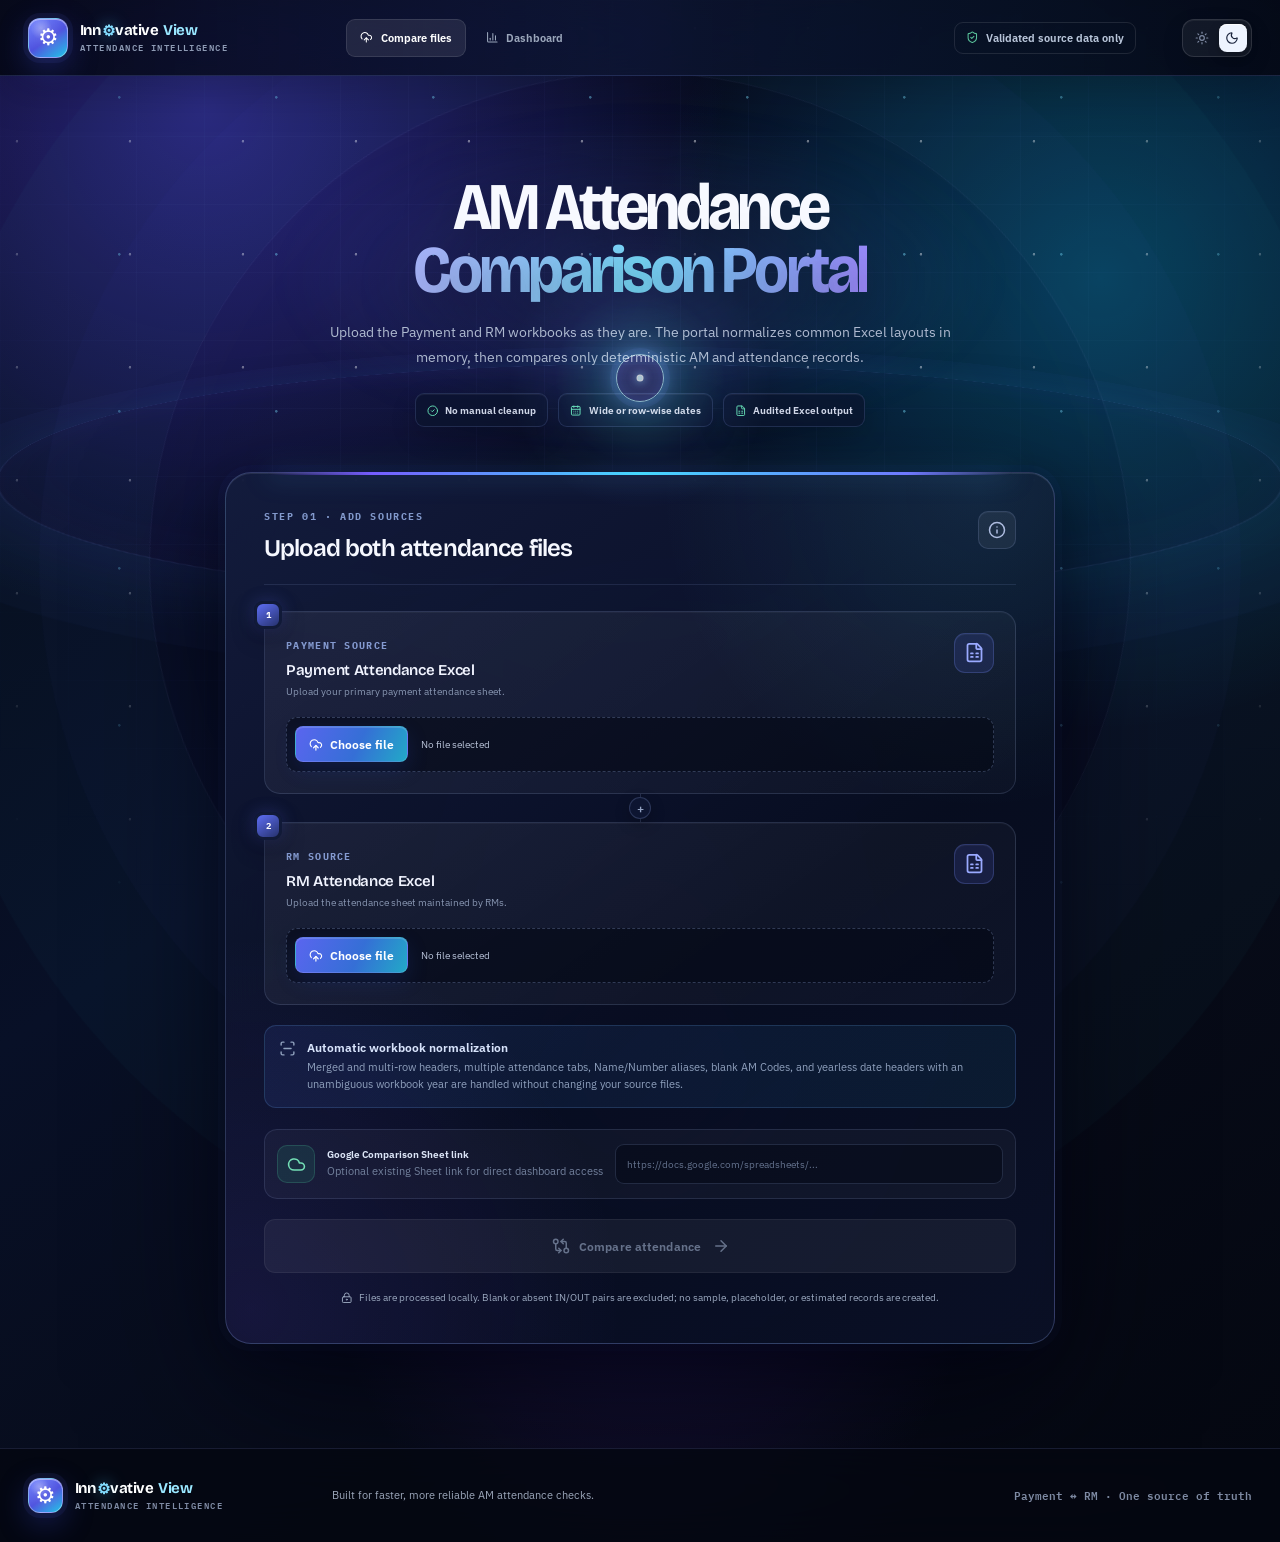
<file: IV Attendence comparison portal/index.html>
<!doctype html>
<html lang="en">
<head>
  <meta charset="utf-8">
  <meta name="viewport" content="width=device-width, initial-scale=1">
  <meta name="description" content="Compare Payment and RM attendance workbooks without changing the source files.">
  <title>Innovative View · AM Attendance Comparison Portal</title>
  <script>(()=>{try{const saved=localStorage.getItem("innovative-view-theme");document.documentElement.dataset.theme=saved==="light"?"light":"dark"}catch{document.documentElement.dataset.theme="dark"}})();</script>
  <link rel="preconnect" href="https://fonts.googleapis.com">
  <link rel="preconnect" href="https://fonts.gstatic.com" crossorigin>
  <link href="https://fonts.googleapis.com/css2?family=Bricolage+Grotesque:opsz,wght@12..96,200..800&amp;family=IBM+Plex+Mono:wght@400;500;600;700&amp;family=IBM+Plex+Sans:wdth,wght@75..100,100..700&amp;display=swap" rel="stylesheet">
  <link rel="stylesheet" href="styles.css">
</head>
<body>
  <div class="app-shell">
    <span class="cursor-aura" aria-hidden="true"></span>
    <header class="topbar">
      <a class="brand" href="index.html" aria-label="Innovative View home">
        <span class="brand-mark" aria-hidden="true">⚙︎</span>
        <span><strong class="wordmark" aria-label="Innovative View"><span>Inn</span><span class="wordmark-gear" aria-hidden="true">⚙︎</span><span>vative</span><span class="wordmark-view">View</span></strong><small>Attendance intelligence</small></span>
      </a>
      <nav class="nav-links" aria-label="Primary navigation">
        <a class="active" href="index.html"><i class="standalone-icon" data-lucide="upload-cloud" data-size="16" aria-hidden="true"></i> Compare files</a>
        <a href="dashboard.html"><i class="standalone-icon" data-lucide="bar-chart-3" data-size="16" aria-hidden="true"></i> Dashboard</a>
      </nav>
      <div class="secure-chip"><i class="standalone-icon" data-lucide="shield-check" data-size="15" aria-hidden="true"></i> Validated source data only</div>
      <button class="theme-toggle" id="theme-toggle" type="button" aria-label="Switch to light theme" aria-pressed="false" title="Switch to light theme"><span class="theme-option theme-option-light" data-lucide="sun" data-size="14" aria-hidden="true"></span><span class="theme-option theme-option-dark" data-lucide="moon" data-size="14" aria-hidden="true"></span></button>
    </header>

    <main class="compare-page">
      <section class="compare-intro">
        <h1>AM Attendance<br><span>Comparison Portal</span></h1>
        <p>Upload the Payment and RM workbooks as they are. The portal normalizes common Excel layouts in memory, then compares only deterministic AM and attendance records.</p>
        <div class="intro-points">
          <span><i class="standalone-icon" data-lucide="check-circle-2" data-size="16" aria-hidden="true"></i> No manual cleanup</span>
          <span><i class="standalone-icon" data-lucide="calendar-days" data-size="16" aria-hidden="true"></i> Wide or row-wise dates</span>
          <span><i class="standalone-icon" data-lucide="file-spreadsheet" data-size="16" aria-hidden="true"></i> Audited Excel output</span>
        </div>
      </section>

      <section class="comparison-card">
        <div class="card-title-row">
          <div><span class="step-label">STEP 01 · ADD SOURCES</span><h2>Upload both attendance files</h2></div>
          <button class="icon-button" id="help-open" aria-label="View file format guide"><span data-lucide="info" data-size="18" aria-hidden="true"></span></button>
        </div>

        <div class="file-panels">
          <section class="file-panel" id="payment-panel">
            <div class="file-panel-number">1</div>
            <div class="file-panel-head">
              <div><span class="panel-kicker">PAYMENT SOURCE</span><h2>Payment Attendance Excel</h2><p>Upload your primary payment attendance sheet.</p></div>
              <div class="source-icon" id="payment-icon" data-lucide="file-spreadsheet" data-size="21"></div>
            </div>
            <label class="file-picker" id="payment-picker">
              <input id="payment-file" type="file" accept=".xlsx,.xls,.csv">
              <span class="choose-file"><i class="standalone-icon" data-lucide="upload-cloud" data-size="16" aria-hidden="true"></i> <span id="payment-action">Choose file</span></span>
              <span class="chosen-name" id="payment-name">No file selected</span>
              <span class="file-size" id="payment-size"></span>
            </label>
          </section>

          <div class="file-join" aria-hidden="true"><span>+</span></div>

          <section class="file-panel" id="rm-panel">
            <div class="file-panel-number">2</div>
            <div class="file-panel-head">
              <div><span class="panel-kicker">RM SOURCE</span><h2>RM Attendance Excel</h2><p>Upload the attendance sheet maintained by RMs.</p></div>
              <div class="source-icon" id="rm-icon" data-lucide="file-spreadsheet" data-size="21"></div>
            </div>
            <label class="file-picker" id="rm-picker">
              <input id="rm-file" type="file" accept=".xlsx,.xls,.csv">
              <span class="choose-file"><i class="standalone-icon" data-lucide="upload-cloud" data-size="16" aria-hidden="true"></i> <span id="rm-action">Choose file</span></span>
              <span class="chosen-name" id="rm-name">No file selected</span>
              <span class="file-size" id="rm-size"></span>
            </label>
          </section>
        </div>

        <div class="normalization-banner">
          <span data-lucide="scan-line" data-size="17" aria-hidden="true"></span>
          <div><strong>Automatic workbook normalization</strong><span>Merged and multi-row headers, multiple attendance tabs, Name/Number aliases, blank AM Codes, and yearless date headers with an unambiguous workbook year are handled without changing your source files.</span></div>
        </div>

        <label class="drive-field">
          <span class="drive-field-icon" data-lucide="cloud" data-size="19" aria-hidden="true"></span>
          <span class="drive-field-copy"><strong>Google Comparison Sheet link</strong><small>Optional existing Sheet link for direct dashboard access</small></span>
          <input id="google-sheet-url" type="url" placeholder="https://docs.google.com/spreadsheets/..." aria-label="Google Comparison Sheet link">
        </label>

        <div class="error-box" id="error-box" role="alert" hidden><span data-lucide="circle-alert" data-size="17" aria-hidden="true"></span><span id="error-message"></span></div>

        <button class="compare-button" id="compare-button" disabled>
          <span id="compare-icon" data-lucide="git-compare-arrows" data-size="18" aria-hidden="true"></span>
          <span id="compare-label">Compare attendance</span>
          <span id="compare-arrow" data-lucide="arrow-right" data-size="18" aria-hidden="true"></span>
        </button>

        <section class="success-panel" id="summary" hidden>
          <div class="success-heading"><span class="success-icon" data-lucide="check" data-size="19"></span><div><span>COMPARISON COMPLETE</span><h2>Audited reconciliation generated</h2></div></div>
          <div class="summary-grid" id="summary-grid"></div>
          <div class="audit-line"><span id="payment-audit"></span><span id="rm-audit"></span></div>
          <a class="open-results" href="dashboard.html"><i class="standalone-icon" data-lucide="file-spreadsheet" data-size="17" aria-hidden="true"></i> Open dashboard <i class="standalone-icon" data-lucide="arrow-right" data-size="17" aria-hidden="true"></i></a>
        </section>

        <div class="privacy-note"><i class="standalone-icon" data-lucide="lock-keyhole" data-size="14" aria-hidden="true"></i> Files are processed locally. Blank or absent IN/OUT pairs are excluded; no sample, placeholder, or estimated records are created.</div>
      </section>
    </main>

    <footer>
      <div class="brand"><span class="brand-mark" aria-hidden="true">⚙︎</span><span><strong class="wordmark" aria-label="Innovative View"><span>Inn</span><span class="wordmark-gear" aria-hidden="true">⚙︎</span><span>vative</span><span class="wordmark-view">View</span></strong><small>Attendance intelligence</small></span></div>
      <p>Built for faster, more reliable AM attendance checks.</p>
      <span>Payment ↔ RM · One source of truth</span>
    </footer>
  </div>

  <div class="modal-backdrop" id="help-modal" hidden>
    <div class="help-modal" role="dialog" aria-modal="true" aria-labelledby="guide-title">
      <button class="modal-close" id="help-close" aria-label="Close guide"><span data-lucide="x" data-size="20" aria-hidden="true"></span></button>
      <span class="modal-icon" data-lucide="file-spreadsheet" data-size="24"></span>
      <h2 id="guide-title">Excel format guide</h2>
      <p>Upload the workbooks as maintained by your teams. The portal expands and combines structure in memory; it never edits the originals or invents missing identifiers.</p>
      <div class="guide-grid">
        <div><small>IDENTITY COLUMNS</small><strong>AM Code, Name, Number, AM Name and AM Number are recognized</strong></div>
        <div><small>DATE LAYOUTS</small><strong>Yearless date pairs are accepted when one workbook year is clearly dominant</strong></div>
        <div><small>WORKBOOK STRUCTURE</small><strong>Merged headers and multiple attendance worksheets are accepted</strong></div>
        <div><small>ACCURACY CONTROL</small><strong>Ambiguous identities are excluded from attendance results—not auto-matched</strong></div>
      </div>
      <button class="compare-button" id="help-done">Got it <span data-lucide="check" data-size="17" aria-hidden="true"></span></button>
    </div>
  </div>

  <script type="module" src="app.js"></script>
</body>
</html>
</file>
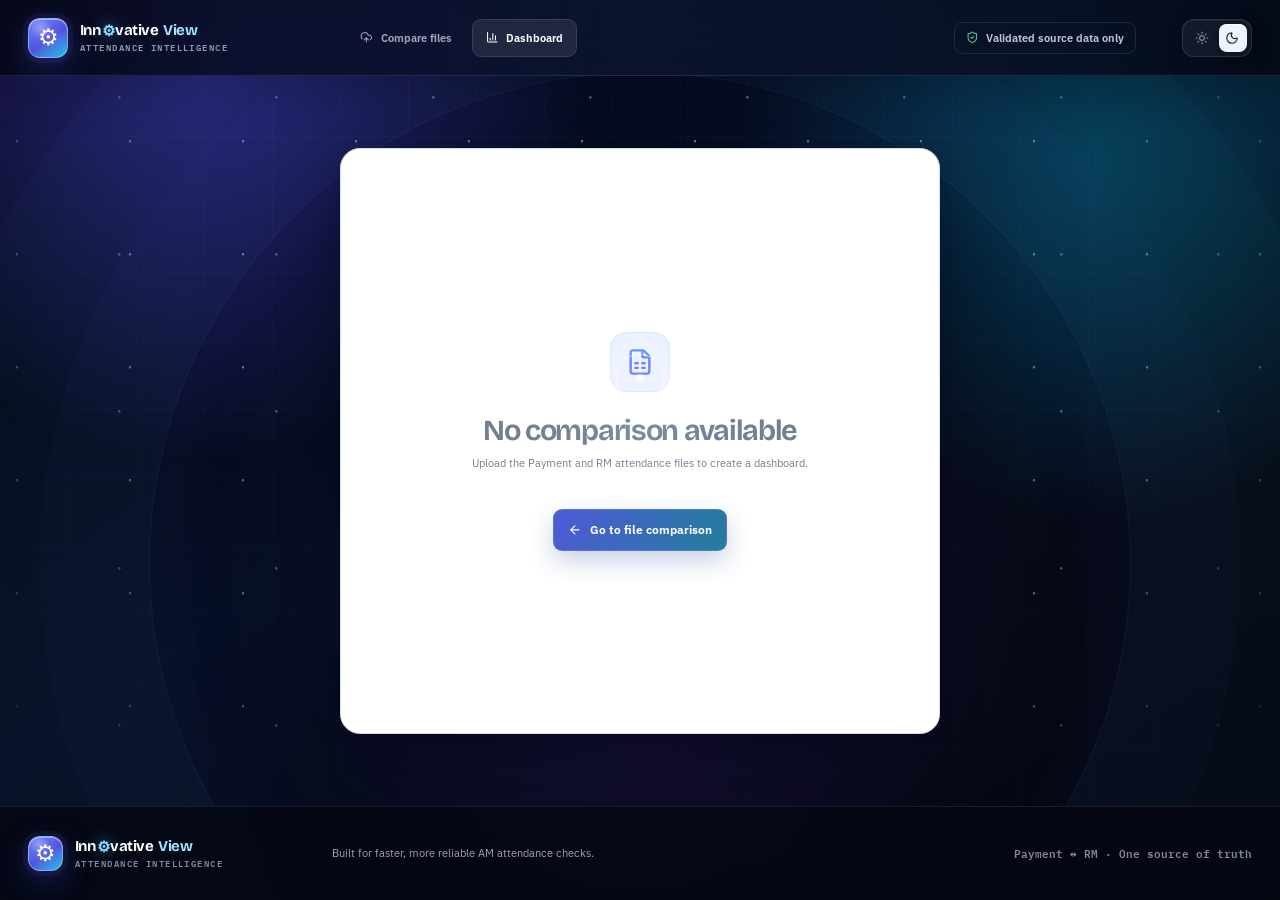
<file: IV Attendence comparison portal/dashboard.html>
<!doctype html>
<html lang="en">
<head>
  <meta charset="utf-8">
  <meta name="viewport" content="width=device-width, initial-scale=1">
  <meta name="description" content="Review AM attendance reconciliation results.">
  <title>Attendance Dashboard · Innovative View</title>
  <script>(()=>{try{const saved=localStorage.getItem("innovative-view-theme");document.documentElement.dataset.theme=saved==="light"?"light":"dark"}catch{document.documentElement.dataset.theme="dark"}})();</script>
  <link rel="preconnect" href="https://fonts.googleapis.com">
  <link rel="preconnect" href="https://fonts.gstatic.com" crossorigin>
  <link href="https://fonts.googleapis.com/css2?family=Bricolage+Grotesque:opsz,wght@12..96,200..800&amp;family=IBM+Plex+Mono:wght@400;500;600;700&amp;family=IBM+Plex+Sans:wdth,wght@75..100,100..700&amp;display=swap" rel="stylesheet">
  <link rel="stylesheet" href="styles.css">
</head>
<body>
  <div class="app-shell">
    <span class="cursor-aura" aria-hidden="true"></span>
    <header class="topbar">
      <a class="brand" href="index.html" aria-label="Innovative View home">
        <span class="brand-mark" aria-hidden="true">⚙︎</span>
        <span><strong class="wordmark" aria-label="Innovative View"><span>Inn</span><span class="wordmark-gear" aria-hidden="true">⚙︎</span><span>vative</span><span class="wordmark-view">View</span></strong><small>Attendance intelligence</small></span>
      </a>
      <nav class="nav-links" aria-label="Primary navigation">
        <a href="index.html"><i class="standalone-icon" data-lucide="upload-cloud" data-size="16" aria-hidden="true"></i> Compare files</a>
        <a class="active" href="dashboard.html"><i class="standalone-icon" data-lucide="bar-chart-3" data-size="16" aria-hidden="true"></i> Dashboard</a>
      </nav>
      <div class="secure-chip"><i class="standalone-icon" data-lucide="shield-check" data-size="15" aria-hidden="true"></i> Validated source data only</div>
      <button class="theme-toggle" id="theme-toggle" type="button" aria-label="Switch to light theme" aria-pressed="false" title="Switch to light theme"><span class="theme-option theme-option-light" data-lucide="sun" data-size="14" aria-hidden="true"></span><span class="theme-option theme-option-dark" data-lucide="moon" data-size="14" aria-hidden="true"></span></button>
    </header>

    <main class="dashboard-loading" id="dashboard-loader" role="status" aria-live="polite">
      <div class="dashboard-loader-visual" aria-hidden="true">
        <span class="dashboard-loader-orbit orbit-one"></span>
        <span class="dashboard-loader-orbit orbit-two"></span>
        <span class="dashboard-loader-gear" data-lucide="cog" data-size="54" data-stroke-width="1.7"></span>
        <span class="dashboard-loader-glow"></span>
      </div>
      <strong>Opening dashboard</strong>
      <span>Preparing your attendance results…</span>
      <div class="dashboard-loader-line" aria-hidden="true"><i></i></div>
    </main>

    <main class="empty-dashboard" id="empty-dashboard" hidden>
      <span class="empty-dashboard-icon" data-lucide="file-spreadsheet" data-size="28"></span>
      <h1>No comparison available</h1>
      <p>Upload the Payment and RM attendance files to create a dashboard.</p>
      <a class="open-results" href="index.html"><i class="standalone-icon" data-lucide="arrow-left" data-size="17" aria-hidden="true"></i> Go to file comparison</a>
    </main>

    <main class="results-page" id="results-page" hidden>
      <div class="results-topline">
        <div>
          <a class="back-link" href="index.html"><i class="standalone-icon" data-lucide="arrow-left" data-size="15" aria-hidden="true"></i> Compare new files</a>
          <span class="step-label">STEP 02 · REVIEW OUTPUT</span>
          <h1>Attendance dashboard</h1>
          <p>Every result row represents one AM on one exact attendance date, with Payment and RM times shown together.</p>
        </div>
        <div class="result-actions">
          <a class="drive-button" id="drive-button" target="_blank" rel="noreferrer" hidden><i class="standalone-icon" data-lucide="cloud" data-size="17" aria-hidden="true"></i> Open linked Google Sheet</a>
          <button class="primary-download" id="download-button"><i class="standalone-icon" data-lucide="download" data-size="17" aria-hidden="true"></i> Download Excel</button>
        </div>
      </div>

      <section class="metric-strip results-metrics" id="metric-strip" aria-label="Comparison summary"></section>

      <section class="source-audit-bar" aria-label="Validated source files">
        <div><small>PAYMENT SOURCE</small><strong id="payment-source-name"></strong><span id="payment-source-details"></span></div>
        <div><small>RM SOURCE</small><strong id="rm-source-name"></strong><span id="rm-source-details"></span></div>
      </section>

      <section class="table-card">
        <div class="table-toolbar">
          <div class="filter-tabs" id="filter-tabs" role="tablist" aria-label="Filter results"></div>
          <div class="table-controls">
            <label class="date-filter"><span data-lucide="calendar-days" data-size="16" aria-hidden="true"></span><span class="sr-only">Filter by attendance date</span><select id="date-filter" aria-label="Filter by attendance date"><option value="All">All dates</option></select></label>
            <label class="search-field"><span data-lucide="search" data-size="17" aria-hidden="true"></span><input id="search-input" placeholder="Search AM, date, or time" aria-label="Search comparison results"></label>
          </div>
        </div>
        <div class="table-scroll">
          <table>
            <thead><tr><th>AM DETAILS</th><th>VENDOR</th><th>ATTENDANCE DATE</th><th>PAYMENT TIMES</th><th>RM TIMES</th><th>DATE-SPECIFIC RESULT</th></tr></thead>
            <tbody id="results-body"></tbody>
          </table>
        </div>
        <div class="table-footer"><span id="result-count"></span><span><i class="standalone-icon" data-lucide="lock-keyhole" data-size="13" aria-hidden="true"></i> Data from the current browser session</span></div>
      </section>
    </main>

    <footer>
      <div class="brand"><span class="brand-mark" aria-hidden="true">⚙︎</span><span><strong class="wordmark" aria-label="Innovative View"><span>Inn</span><span class="wordmark-gear" aria-hidden="true">⚙︎</span><span>vative</span><span class="wordmark-view">View</span></strong><small>Attendance intelligence</small></span></div>
      <p>Built for faster, more reliable AM attendance checks.</p>
      <span>Payment ↔ RM · One source of truth</span>
    </footer>
  </div>
  <script type="module" src="dashboard.js"></script>
</body>
</html>
</file>
<file: IV Attendence comparison portal/styles.css>
:root {
  --font-display: "Bricolage Grotesque", "Avenir Next", sans-serif;
  --font-ui: "IBM Plex Sans", "Avenir Next", sans-serif;
  --font-data: "IBM Plex Mono", "SFMono-Regular", Consolas, monospace;
  --ink: #101828;
  --navy: #070b18;
  --navy-raised: #111831;
  --muted: #667085;
  --line: #dfe3e8;
  --cobalt: #566cff;
  --cobalt-dark: #394ee4;
  --green: #138765;
  --amber: #b35b24;
  --page: #080c19;
  --shadow-lg: 0 44px 120px rgba(1, 4, 15, .5), 0 8px 28px rgba(3, 8, 30, .2);
}

* { box-sizing: border-box; }
html { scroll-behavior: smooth; }
body { margin: 0; background: var(--page); color: var(--ink); font-family: var(--font-ui), "IBM Plex Sans", sans-serif; -webkit-font-smoothing: antialiased; text-rendering: optimizeLegibility; }
h1, h2, .wordmark, .metric strong, .summary-grid strong { font-family: var(--font-display), "Bricolage Grotesque", sans-serif; }
::selection { color: white; background: var(--cobalt); }
button, input { font: inherit; }
button, a { -webkit-tap-highlight-color: transparent; }
button { cursor: pointer; }
.app-shell { min-height: 100vh; display: flex; flex-direction: column; position: relative; isolation: isolate; overflow: hidden; background: radial-gradient(circle at 16% 7%, rgba(87, 74, 255, .44), transparent 29%), radial-gradient(circle at 86% 18%, rgba(0, 210, 255, .24), transparent 27%), radial-gradient(ellipse at 51% 67%, rgba(118, 47, 255, .22), transparent 40%), linear-gradient(145deg, #040611 0%, #081027 43%, #070b18 72%, #040710 100%); }
.app-shell::before { content: ""; position: fixed; z-index: 0; inset: 0; pointer-events: none; opacity: .72; background-image: linear-gradient(rgba(139, 164, 255, .055) 1px, transparent 1px), linear-gradient(90deg, rgba(139, 164, 255, .055) 1px, transparent 1px), radial-gradient(circle at 15% 25%, rgba(255,255,255,.65) 0 1px, transparent 1.6px), radial-gradient(circle at 76% 62%, rgba(123,225,255,.7) 0 1px, transparent 1.6px); background-size: 68px 68px, 68px 68px, 113px 113px, 157px 157px; mask-image: radial-gradient(ellipse at 50% 34%, black 8%, rgba(0,0,0,.74) 55%, transparent 94%); }
.app-shell::after { content: ""; width: min(980px, 88vw); aspect-ratio: 1; position: fixed; z-index: 0; top: 8vh; left: 50%; pointer-events: none; transform: translateX(-50%) rotate(-16deg); border: 1px solid rgba(141, 167, 255, .1); border-radius: 50%; box-shadow: 0 0 0 110px rgba(85, 105, 255, .025), 0 0 0 230px rgba(45, 220, 255, .018), inset 0 0 120px rgba(69, 80, 255, .045); }
.app-shell > * { position: relative; z-index: 2; }
.cursor-aura { width: 260px; height: 260px; position: fixed !important; z-index: 20 !important; left: var(--cursor-x, 50vw); top: var(--cursor-y, 42vh); pointer-events: none; opacity: var(--cursor-alpha, .78); transform: translate(-50%, -50%); border-radius: 50%; background: radial-gradient(circle, rgba(151, 132, 255, .34) 0%, rgba(76, 203, 255, .21) 24%, rgba(70, 118, 255, .08) 46%, transparent 71%); mix-blend-mode: screen; transition: left .09s ease-out, top .09s ease-out, opacity .24s ease; will-change: left, top, opacity; }
.cursor-aura::before { content: ""; width: 46px; height: 46px; position: absolute; left: 50%; top: 50%; transform: translate(-50%, -50%); border: 1.5px solid rgba(181, 238, 255, .96); border-radius: 50%; box-shadow: 0 0 0 6px rgba(112, 128, 255, .13), 0 0 26px rgba(76, 210, 255, .78), inset 0 0 15px rgba(128, 102, 255, .38); animation: cursor-ring-pulse 2.4s ease-in-out infinite; }
.cursor-aura::after { content: ""; width: 5px; height: 5px; position: absolute; left: 50%; top: 50%; transform: translate(-50%, -50%); background: #d6f7ff; border: 1px solid rgba(255,255,255,.92); border-radius: 50%; box-shadow: 0 0 8px #8de9ff, 0 0 18px rgba(118, 92, 255, .95); }
@keyframes cursor-ring-pulse { 0%, 100% { transform: translate(-50%, -50%) scale(.88); opacity: .68; } 50% { transform: translate(-50%, -50%) scale(1.14); opacity: 1; } }

/* Shared navigation */
.topbar { height: 76px; padding: 0 max(28px, calc((100vw - 1320px) / 2)); color: white; background: linear-gradient(90deg, rgba(5, 8, 20, .9), rgba(13, 20, 47, .78), rgba(5, 8, 20, .9)); border-bottom: 1px solid rgba(131, 162, 255, .18); display: flex; align-items: center; gap: 46px; position: sticky; top: 0; z-index: 30; backdrop-filter: blur(24px) saturate(140%); box-shadow: 0 16px 42px rgba(0,0,0,.18); }
.brand { min-width: 272px; color: inherit; display: inline-flex; align-items: center; gap: 12px; text-decoration: none; }
.brand-mark { width: 40px; height: 40px; flex: 0 0 auto; color: white; background: radial-gradient(circle at 32% 24%, rgba(255,255,255,.32), transparent 28%), linear-gradient(145deg, #7487ff, #4e52df 52%, #21c7e8); border: 1px solid rgba(255, 255, 255, .34); border-radius: 12px; display: grid; place-items: center; font-family: var(--font-display), sans-serif; font-size: 23px; line-height: 1; text-shadow: 0 0 14px rgba(255,255,255,.34); box-shadow: inset 0 1px rgba(255,255,255,.42), 0 0 0 5px rgba(101,121,255,.08), 0 10px 30px rgba(55,74,218,.34); }
.brand > span:last-child { display: flex; flex-direction: column; gap: 3px; }
.brand strong { font-size: 15px; font-weight: 690; letter-spacing: -.035em; }
.wordmark { display: inline-flex; align-items: center; gap: 0; white-space: nowrap; }
.wordmark-gear { width: 1.02em; height: 1.02em; margin: 0 -.02em; color: #83ddff; display: inline-grid; place-items: center; font-family: var(--font-ui), sans-serif; font-size: 1.02em; line-height: 1; filter: drop-shadow(0 0 8px rgba(81,210,255,.65)); animation: gear-drift 42s linear infinite; }
.wordmark-view { margin-left: .32em; color: #9ae7ff; }
@keyframes gear-drift { to { transform: rotate(360deg); } }
.brand small { color: #8e9bb4; font-family: var(--font-data), "IBM Plex Mono", monospace; font-size: 7px; font-weight: 600; letter-spacing: .16em; text-transform: uppercase; }
.nav-links { display: flex; align-items: center; gap: 6px; }
.nav-links a { min-height: 38px; padding: 0 13px; color: #9ba7bb; border: 1px solid transparent; border-radius: 9px; display: flex; align-items: center; gap: 8px; text-decoration: none; font-size: 11px; font-weight: 650; transition: color .18s ease, background .18s ease, border-color .18s ease; }
.nav-links a:hover { color: white; background: rgba(255,255,255,.055); }
.nav-links a.active { color: white; background: rgba(255,255,255,.09); border-color: rgba(255,255,255,.1); }
.secure-chip { margin-left: auto; padding: 8px 11px; color: #b8c5d9; border: 1px solid rgba(255,255,255,.1); border-radius: 9px; display: flex; align-items: center; gap: 7px; font-size: 9px; font-weight: 650; }
.secure-chip svg { color: #59c29a; }
:root { color-scheme: dark; }

.theme-toggle { width: 70px; height: 38px; padding: 4px; flex: 0 0 auto; position: relative; color: inherit; background: rgba(255,255,255,.055); border: 1px solid rgba(255,255,255,.12); border-radius: 12px; display: grid; grid-template-columns: 1fr 1fr; align-items: center; justify-items: center; box-shadow: inset 0 1px rgba(255,255,255,.05), 0 8px 22px rgba(0,0,0,.12); transition: background .22s ease, border-color .22s ease, box-shadow .22s ease; }
.theme-toggle::before { content: ""; width: 28px; height: 28px; position: absolute; top: 4px; left: 36px; background: #eef4ff; border-radius: 8px; box-shadow: 0 4px 12px rgba(0,0,0,.22), inset 0 1px rgba(255,255,255,.85); transition: left .24s cubic-bezier(.2,.8,.2,1), background .22s ease; }
.theme-option { width: 28px; height: 28px; z-index: 1; display: grid; place-items: center; line-height: 1; transition: color .22s ease; }
.theme-option-light { color: #7f8ba4; }
.theme-option-dark { color: #17213a; }
.theme-toggle:hover { border-color: rgba(131,221,255,.34); background: rgba(255,255,255,.085); }
.theme-toggle:focus-visible { outline: 2px solid #7ee2ff; outline-offset: 3px; }

html[data-theme="light"] { color-scheme: light; --ink: #17213a; --navy: #e8edfb; --navy-raised: #eef2ff; --muted: #657089; --line: #d9dfeb; --page: #eef3fb; --shadow-lg: 0 34px 90px rgba(68,82,126,.18), 0 8px 24px rgba(73,91,140,.09); }
html[data-theme="light"] body { background: #edf2fb; color: var(--ink); }
html[data-theme="light"] .app-shell { background: radial-gradient(circle at 14% 5%, rgba(115,94,255,.24), transparent 30%), radial-gradient(circle at 88% 17%, rgba(47,199,235,.22), transparent 29%), radial-gradient(ellipse at 50% 76%, rgba(163,125,255,.16), transparent 42%), linear-gradient(145deg, #f8faff 0%, #edf3ff 42%, #f6f2ff 73%, #eef8fb 100%); }
html[data-theme="light"] .app-shell::before { opacity: .72; background-image: linear-gradient(rgba(84,105,169,.085) 1px, transparent 1px), linear-gradient(90deg, rgba(84,105,169,.085) 1px, transparent 1px), radial-gradient(circle at 15% 25%, rgba(92,96,190,.45) 0 1px, transparent 1.6px), radial-gradient(circle at 76% 62%, rgba(27,164,199,.46) 0 1px, transparent 1.6px); }
html[data-theme="light"] .app-shell::after { border-color: rgba(81,101,174,.13); box-shadow: 0 0 0 110px rgba(89,105,214,.035), 0 0 0 230px rgba(36,183,214,.026), inset 0 0 120px rgba(104,79,211,.06); }
html[data-theme="light"] .cursor-aura { background: radial-gradient(circle, rgba(109,84,255,.2) 0%, rgba(35,176,218,.14) 25%, rgba(94,114,226,.06) 47%, transparent 71%); mix-blend-mode: multiply; }
html[data-theme="light"] .cursor-aura::before { border-color: rgba(63,136,190,.72); box-shadow: 0 0 0 6px rgba(92,102,210,.09), 0 0 24px rgba(31,159,199,.32), inset 0 0 15px rgba(102,83,207,.2); }
html[data-theme="light"] .cursor-aura::after { background: #485bd2; border-color: rgba(255,255,255,.9); box-shadow: 0 0 8px rgba(55,157,211,.7), 0 0 18px rgba(99,77,221,.55); }

html[data-theme="light"] .topbar { color: #17213a; background: linear-gradient(90deg, rgba(250,252,255,.92), rgba(240,245,255,.88), rgba(250,252,255,.92)); border-bottom-color: rgba(88,108,174,.16); box-shadow: 0 14px 38px rgba(66,81,126,.1); }
html[data-theme="light"] .brand small { color: #68738b; }
html[data-theme="light"] .wordmark-gear { color: #356fcf; filter: drop-shadow(0 0 8px rgba(68,144,210,.32)); }
html[data-theme="light"] .wordmark-view { color: #267fa0; }
html[data-theme="light"] .nav-links a { color: #647087; }
html[data-theme="light"] .nav-links a:hover { color: #17213a; background: rgba(70,91,154,.07); }
html[data-theme="light"] .nav-links a.active { color: #18233d; background: rgba(80,101,170,.1); border-color: rgba(70,91,154,.11); }
html[data-theme="light"] .secure-chip { color: #56637b; border-color: rgba(72,93,155,.14); background: rgba(255,255,255,.42); }
html[data-theme="light"] .theme-toggle { background: rgba(65,82,137,.08); border-color: rgba(60,78,137,.14); box-shadow: inset 0 1px rgba(255,255,255,.74), 0 8px 20px rgba(72,88,137,.08); }
html[data-theme="light"] .theme-toggle::before { left: 4px; background: linear-gradient(145deg, #586cf5, #277fb1); box-shadow: 0 5px 13px rgba(45,76,168,.25), inset 0 1px rgba(255,255,255,.28); }
html[data-theme="light"] .theme-option-light { color: white; }
html[data-theme="light"] .theme-option-dark { color: #6d7890; }

html[data-theme="light"] .compare-page::before { background: radial-gradient(ellipse at center, rgba(100,113,232,.18), transparent 67%); }
html[data-theme="light"] .compare-page::after { border-color: rgba(76,97,173,.13); box-shadow: 0 0 0 80px rgba(89,105,214,.035), 0 0 90px rgba(52,170,200,.08), inset 0 0 80px rgba(112,86,220,.055); }
html[data-theme="light"] .compare-intro h1 { color: #121b32; text-shadow: 0 18px 48px rgba(75,88,131,.16); }
html[data-theme="light"] .compare-intro h1 span { background-image: linear-gradient(100deg, #5f58db 5%, #1b8fb4 50%, #7755d5 100%); }
html[data-theme="light"] .compare-intro > p { color: #58657d; }
html[data-theme="light"] .intro-points span { color: #34415a; background: rgba(255,255,255,.62); border-color: rgba(82,101,163,.16); box-shadow: inset 0 1px rgba(255,255,255,.86), 0 10px 26px rgba(77,92,138,.08); }

html[data-theme="light"] .comparison-card { color: #17213a; background: radial-gradient(circle at 91% 2%, rgba(64,192,221,.12), transparent 28%), radial-gradient(circle at 3% 96%, rgba(127,93,226,.11), transparent 32%), linear-gradient(145deg, rgba(255,255,255,.94), rgba(245,248,255,.97) 58%, rgba(248,246,255,.96)); border-color: rgba(83,103,167,.2); box-shadow: 0 44px 110px rgba(71,86,133,.19), 0 12px 34px rgba(67,85,133,.08), inset 0 1px rgba(255,255,255,.96), 0 0 0 7px rgba(103,120,210,.035); }
html[data-theme="light"] .card-title-row { border-bottom-color: rgba(83,103,167,.14); }
html[data-theme="light"] .card-title-row h2,
html[data-theme="light"] .success-heading h2,
html[data-theme="light"] .file-panel h2 { color: #1b2741; }
html[data-theme="light"] .step-label,
html[data-theme="light"] .panel-kicker { color: #5f70a5; }
html[data-theme="light"] .icon-button { color: #66749a; background: rgba(77,95,155,.07); border-color: rgba(77,95,155,.14); }
html[data-theme="light"] .icon-button:hover { color: #167a9b; background: rgba(52,178,211,.1); border-color: rgba(38,151,185,.22); }
html[data-theme="light"] .file-panel { background: linear-gradient(145deg, rgba(255,255,255,.78), rgba(232,238,252,.58)); border-color: rgba(82,101,163,.16); box-shadow: inset 0 1px rgba(255,255,255,.85); }
html[data-theme="light"] .file-panel:hover { background: linear-gradient(145deg, rgba(255,255,255,.94), rgba(231,238,255,.78)); border-color: rgba(73,114,195,.29); box-shadow: 0 14px 34px rgba(72,88,135,.1), inset 0 1px rgba(255,255,255,.92); }
html[data-theme="light"] .file-panel.ready { background: linear-gradient(145deg, rgba(221,248,239,.82), rgba(245,249,255,.78)); border-color: rgba(39,158,121,.28); }
html[data-theme="light"] .file-panel-number { border-color: #f4f7ff; }
html[data-theme="light"] .file-panel p { color: #6a7690; }
html[data-theme="light"] .source-icon { color: #586bd9; background: rgba(82,103,221,.1); border-color: rgba(82,103,221,.18); }
html[data-theme="light"] .file-picker { color: #66728a; background: rgba(255,255,255,.7); border-color: rgba(76,99,164,.24); }
html[data-theme="light"] .file-picker:hover,
html[data-theme="light"] .file-picker:focus-visible { background: rgba(255,255,255,.95); border-color: rgba(36,143,190,.45); box-shadow: 0 0 0 3px rgba(56,145,196,.08); }
html[data-theme="light"] .chosen-name { color: #4d5a73; }
html[data-theme="light"] .file-size { color: #7a869d; }
html[data-theme="light"] .file-join::before { background: rgba(77,97,158,.2); }
html[data-theme="light"] .file-join span { color: #65739a; background: #f1f4fd; border-color: rgba(78,98,159,.18); box-shadow: 0 5px 15px rgba(71,85,126,.1); }
html[data-theme="light"] .normalization-banner { color: #273b5b; background: linear-gradient(135deg, rgba(76,107,211,.1), rgba(42,179,208,.08)); border-color: rgba(68,128,197,.18); }
html[data-theme="light"] .normalization-banner span { color: #61718c; }
html[data-theme="light"] .drive-field { background: rgba(255,255,255,.6); border-color: rgba(79,99,160,.16); }
html[data-theme="light"] .drive-field-copy strong { color: #2d3b57; }
html[data-theme="light"] .drive-field-copy small { color: #758197; }
html[data-theme="light"] .drive-field input { color: #2e3b55; background: rgba(255,255,255,.8); border-color: rgba(78,98,159,.2); }
html[data-theme="light"] .drive-field input::placeholder { color: #8993a6; }
html[data-theme="light"] .compare-button:disabled { color: #8a94a7; background: rgba(71,88,143,.07); border-color: rgba(71,88,143,.08); }
html[data-theme="light"] .success-panel { background: linear-gradient(145deg, rgba(213,246,235,.74), rgba(247,249,255,.8)); border-color: rgba(39,158,121,.25); }
html[data-theme="light"] .summary-grid > div,
html[data-theme="light"] .audit-line { background: rgba(255,255,255,.7); border-color: rgba(78,99,159,.13); }
html[data-theme="light"] .summary-grid small,
html[data-theme="light"] .audit-line,
html[data-theme="light"] .privacy-note { color: #68758e; }

html[data-theme="light"] .results-topline h1 { color: #15203a; text-shadow: 0 16px 40px rgba(66,80,125,.13); }
html[data-theme="light"] .results-topline p,
html[data-theme="light"] .back-link { color: #5f6c84; }
html[data-theme="light"] .metric-strip { color: #17213a; background: linear-gradient(120deg, rgba(255,255,255,.9), rgba(239,242,255,.94) 52%, rgba(232,248,251,.92)); border-color: rgba(80,101,166,.18); box-shadow: 0 22px 55px rgba(67,83,130,.13), inset 0 1px rgba(255,255,255,.9); }
html[data-theme="light"] .metric { border-right-color: rgba(76,96,156,.11); }
html[data-theme="light"] .metric small { color: #6f7b91; }
html[data-theme="light"] .metric strong { color: #1a263f; }
html[data-theme="light"] .intro-metric { background: rgba(226,233,255,.62); }
html[data-theme="light"] .source-audit-bar,
html[data-theme="light"] .table-card,
html[data-theme="light"] .empty-dashboard,
html[data-theme="light"] .help-modal { background: rgba(255,255,255,.88); border-color: rgba(87,103,151,.2); }
html[data-theme="light"] .table-toolbar,
html[data-theme="light"] th,
html[data-theme="light"] .table-footer { background: rgba(246,248,252,.88); }
html[data-theme="light"] tbody tr:hover { background: #f6f8fd; }
html[data-theme="light"] .dashboard-loading { color: #637087; }

html[data-theme="light"] footer { color: #27334d; background: rgba(244,248,255,.82); border-top-color: rgba(83,103,167,.16); }
html[data-theme="light"] footer .brand { color: #1a263f; }
html[data-theme="light"] footer .brand small,
html[data-theme="light"] footer p,
html[data-theme="light"] footer > span:last-child { color: #68748a; }
html[data-theme="light"] .modal-backdrop { background: rgba(70,81,116,.3); }

/* Compare page */
.compare-page { flex: 1; padding: 76px 20px 104px; position: relative; isolation: isolate; overflow: hidden; background: transparent; }
.compare-page::before { content: ""; width: 760px; height: 340px; position: absolute; z-index: 0; top: 32px; left: 50%; pointer-events: none; transform: translateX(-50%); background: radial-gradient(ellipse at center, rgba(93,119,255,.2), transparent 67%); filter: blur(16px); }
.compare-page::after { content: ""; width: 1220px; height: 520px; position: absolute; z-index: 0; top: 108px; left: 50%; pointer-events: none; transform: translateX(-50%) perspective(760px) rotateX(66deg); border: 1px solid rgba(124, 157, 255, .16); border-radius: 50%; box-shadow: 0 0 0 80px rgba(86,108,255,.027), 0 0 90px rgba(52,196,255,.07), inset 0 0 80px rgba(105,78,255,.06); }
.compare-page > * { position: relative; z-index: 1; }
.compare-intro { max-width: 850px; margin: 0 auto 45px; text-align: center; position: relative; }
.eyebrow { color: #8cddff; display: inline-flex; align-items: center; gap: 8px; font: 650 9px/1 var(--font-data), "IBM Plex Mono", monospace; letter-spacing: .16em; text-transform: uppercase; text-shadow: 0 0 22px rgba(80,204,255,.5); }
.eyebrow::before, .eyebrow::after { content: ""; width: 27px; height: 1px; background: linear-gradient(90deg, transparent, #75d8ff); }
.eyebrow::after { transform: scaleX(-1); }
.compare-intro h1 { margin: 24px 0 18px; color: #f7f9ff; font-size: clamp(44px, 5.2vw, 70px); line-height: .95; letter-spacing: -.058em; font-weight: 680; font-variation-settings: "wdth" 92; text-shadow: 0 18px 55px rgba(0,0,0,.42); }
.compare-intro h1 span { color: transparent; background: linear-gradient(100deg, #a9b8ff 5%, #7adfff 50%, #9f8aff 100%); background-clip: text; -webkit-background-clip: text; }
.compare-intro > p { max-width: 645px; margin: 0 auto; color: #aeb9cf; font-size: 14px; line-height: 1.75; }
.intro-points { margin-top: 24px; display: flex; justify-content: center; flex-wrap: wrap; gap: 10px; }
.intro-points span { min-height: 34px; padding: 0 11px; color: #d7def0; background: rgba(13, 21, 48, .68); border: 1px solid rgba(147, 177, 255, .17); border-radius: 9px; display: flex; align-items: center; gap: 7px; font-size: 10px; font-weight: 650; box-shadow: inset 0 1px rgba(255,255,255,.05), 0 10px 26px rgba(0,0,0,.16); backdrop-filter: blur(12px); }
.intro-points svg { color: #68e5ba; }

.comparison-card { width: min(830px, 100%); margin: 0 auto; padding: 38px; color: #f4f7ff; background: radial-gradient(circle at 91% 2%, rgba(78,211,255,.11), transparent 28%), radial-gradient(circle at 3% 96%, rgba(123,88,255,.13), transparent 32%), linear-gradient(145deg, rgba(20,28,61,.94), rgba(7,13,31,.97) 58%, rgba(10,16,38,.96)); border: 1px solid rgba(154,181,255,.24); border-radius: 26px; box-shadow: 0 48px 140px rgba(0,2,14,.62), 0 14px 42px rgba(4,9,29,.34), inset 0 1px rgba(255,255,255,.09), 0 0 0 7px rgba(115,138,255,.035); position: relative; backdrop-filter: blur(30px) saturate(132%); }
.comparison-card::before { content: ""; height: 3px; position: absolute; top: -1px; left: 42px; right: 42px; background: linear-gradient(90deg, transparent, #765dff 14%, #42d7ff 50%, #6f79ff 86%, transparent); border-radius: 0 0 4px 4px; box-shadow: 0 0 25px rgba(80,196,255,.5); }
.card-title-row { margin-bottom: 26px; padding-bottom: 22px; border-bottom: 1px solid rgba(151,176,234,.13); display: flex; align-items: flex-start; justify-content: space-between; gap: 18px; }
.step-label { color: #8299cc; display: block; font: 650 8px/1 var(--font-data), "IBM Plex Mono", monospace; letter-spacing: .16em; }
.card-title-row h2, .success-heading h2 { margin: 10px 0 0; color: #f6f8ff; font-size: 24px; font-weight: 620; letter-spacing: -.035em; }
.icon-button { width: 38px; height: 38px; color: #aebde0; background: rgba(255,255,255,.055); border: 1px solid rgba(167,188,241,.16); border-radius: 10px; display: grid; place-items: center; transition: .18s ease; box-shadow: inset 0 1px rgba(255,255,255,.04); }
.icon-button:hover { color: #9ee8ff; background: rgba(78,211,255,.09); border-color: rgba(114,217,255,.3); transform: translateY(-1px); }
.file-panels { position: relative; }
.file-panel { padding: 21px; position: relative; background: linear-gradient(145deg, rgba(255,255,255,.06), rgba(255,255,255,.025)); border: 1px solid rgba(155,177,229,.16); border-radius: 16px; transition: border-color .18s ease, background .18s ease, box-shadow .18s ease; box-shadow: inset 0 1px rgba(255,255,255,.035); }
.file-panel:hover { background: linear-gradient(145deg, rgba(255,255,255,.075), rgba(255,255,255,.035)); border-color: rgba(126,171,255,.31); box-shadow: 0 14px 34px rgba(0,0,0,.18), inset 0 1px rgba(255,255,255,.05); }
.file-panel.ready { background: linear-gradient(145deg, rgba(36,177,132,.11), rgba(255,255,255,.025)); border-color: rgba(88,215,174,.35); }
.file-panel-number { width: 28px; height: 28px; position: absolute; top: -11px; left: -11px; color: white; background: linear-gradient(145deg, #5e6ef5, #26326d); border: 3px solid #111a38; border-radius: 9px; display: grid; place-items: center; font: 650 9px/1 var(--font-data), "IBM Plex Mono", monospace; box-shadow: 0 8px 22px rgba(0,0,0,.34), 0 0 16px rgba(88,108,255,.26); }
.file-panel-head { display: flex; align-items: flex-start; justify-content: space-between; gap: 18px; }
.panel-kicker { color: #849ad0; font: 650 8px/1 var(--font-data), "IBM Plex Mono", monospace; letter-spacing: .13em; }
.file-panel h2 { margin: 8px 0 5px; color: #f1f4ff; font-size: 15px; font-weight: 600; letter-spacing: -.02em; }
.file-panel p { margin: 0; color: #8795b1; font-size: 10px; line-height: 1.5; }
.source-icon { width: 40px; height: 40px; flex: 0 0 auto; color: #9aaaff; background: rgba(91,108,255,.13); border: 1px solid rgba(126,146,255,.23); border-radius: 11px; display: grid; place-items: center; box-shadow: inset 0 1px rgba(255,255,255,.04); }
.source-icon.complete { color: #72e2b8; background: rgba(42,184,133,.12); border-color: rgba(88,215,174,.28); }
.file-picker { min-height: 55px; margin-top: 18px; padding: 8px; color: #a5b0c9; background: rgba(3,7,20,.54); border: 1px dashed rgba(154,177,229,.28); border-radius: 11px; outline: none; display: flex; align-items: center; gap: 13px; transition: .18s ease; }
.file-picker:hover, .file-picker:focus-visible { background: rgba(9,15,35,.8); border-color: rgba(99,198,255,.58); box-shadow: 0 0 0 3px rgba(71,165,255,.09), inset 0 1px rgba(255,255,255,.035); }
.choose-file { height: 36px; padding: 0 13px; flex: 0 0 auto; color: white; background: linear-gradient(115deg, #5a65ef, #356fd6 56%, #22a9c7); border: 1px solid rgba(255,255,255,.12); border-radius: 8px; display: inline-flex; align-items: center; gap: 7px; font-size: 9px; font-weight: 650; box-shadow: 0 8px 20px rgba(31,66,167,.22), inset 0 1px rgba(255,255,255,.15); }
.ready .choose-file { color: #8df0cc; background: rgba(45,178,130,.15); border-color: rgba(89,220,174,.24); box-shadow: none; }
.chosen-name { min-width: 0; flex: 1; overflow: hidden; white-space: nowrap; text-overflow: ellipsis; color: #b8c2d8; font-size: 10px; }
.file-size { flex: 0 0 auto; color: #71809e; font: 550 8px/1 var(--font-data), "IBM Plex Mono", monospace; }
.file-join { height: 28px; position: relative; display: grid; place-items: center; }
.file-join::before { content: ""; width: 1px; height: 100%; background: rgba(146,168,220,.2); position: absolute; }
.file-join span { width: 22px; height: 22px; z-index: 1; color: #94a3c3; background: #0d1531; border: 1px solid rgba(151,175,231,.22); border-radius: 50%; display: grid; place-items: center; font: 550 12px/1 var(--font-data), "IBM Plex Mono", monospace; box-shadow: 0 5px 15px rgba(0,0,0,.24); }
.normalization-banner { margin-top: 20px; padding: 14px; color: #d7e3fb; background: linear-gradient(135deg, rgba(70,107,222,.12), rgba(43,196,226,.075)); border: 1px solid rgba(104,167,236,.2); border-radius: 12px; display: flex; align-items: flex-start; gap: 11px; }
.normalization-banner > svg { margin-top: 1px; flex: 0 0 auto; color: #78dfff; }
.normalization-banner > div { display: flex; flex-direction: column; gap: 4px; }
.normalization-banner strong { font-size: 9px; font-weight: 650; }
.normalization-banner span { color: #8fa0bd; font-size: 8px; line-height: 1.55; }
.drive-field { min-height: 70px; margin-top: 21px; padding: 11px 12px; background: rgba(255,255,255,.035); border: 1px solid rgba(153,176,229,.15); border-radius: 13px; display: flex; align-items: center; gap: 12px; }
.drive-field-icon { width: 38px; height: 38px; flex: 0 0 auto; color: #74e0b7; background: rgba(42,184,133,.12); border: 1px solid rgba(90,218,174,.18); border-radius: 10px; display: grid; place-items: center; }
.drive-field-copy { min-width: 174px; display: flex; flex-direction: column; gap: 3px; }
.drive-field-copy strong { color: #dce5f7; font-size: 10px; font-weight: 650; }
.drive-field-copy small { color: #73819d; font-size: 8px; line-height: 1.4; }
.drive-field input { min-width: 0; height: 40px; padding: 0 11px; flex: 1; color: #dce5f7; background: rgba(3,7,20,.5); border: 1px solid rgba(151,176,229,.18); border-radius: 9px; outline: none; font-size: 10px; }
.drive-field input::placeholder { color: #64728e; }
.drive-field input:focus { border-color: rgba(91,202,255,.56); box-shadow: 0 0 0 3px rgba(70,166,255,.09); }
.compare-button { width: 100%; min-height: 54px; margin-top: 20px; padding: 0 18px; color: white; background: linear-gradient(110deg, #6359ef, #496cf5 45%, #1bb4d3); border: 1px solid rgba(255,255,255,.14); border-radius: 11px; display: flex; align-items: center; justify-content: center; gap: 9px; font-size: 11px; font-weight: 650; letter-spacing: .01em; box-shadow: 0 16px 34px rgba(44,75,220,.3), 0 0 26px rgba(47,192,231,.12), inset 0 1px rgba(255,255,255,.2); transition: transform .18s ease, filter .18s ease, box-shadow .18s ease; }
.compare-button svg:last-child { margin-left: 2px; }
.compare-button:hover:not(:disabled) { transform: translateY(-2px); filter: brightness(1.1) saturate(1.08); box-shadow: 0 20px 40px rgba(44,75,220,.36), 0 0 30px rgba(47,192,231,.17); }
.compare-button:disabled { cursor: not-allowed; color: #65718a; background: rgba(255,255,255,.055); border-color: rgba(255,255,255,.06); box-shadow: none; }
.error-box { margin-top: 15px; padding: 12px 13px; color: #ffb5ac; background: rgba(174,56,48,.12); border: 1px solid rgba(246,117,102,.23); border-radius: 10px; display: flex; align-items: flex-start; gap: 8px; font-size: 10px; line-height: 1.5; }
.spin { animation: spin .8s linear infinite; }
@keyframes spin { to { transform: rotate(360deg); } }
.success-panel { margin-top: 23px; padding: 22px; background: linear-gradient(145deg, rgba(31,157,113,.13), rgba(255,255,255,.025)); border: 1px solid rgba(100,220,177,.27); border-radius: 15px; scroll-margin-top: 100px; box-shadow: inset 0 1px rgba(255,255,255,.035); }
.success-heading { display: flex; align-items: center; gap: 13px; }
.success-heading > div { display: flex; flex-direction: column; }
.success-heading > div > span { color: #76e2ba; font: 650 8px/1 var(--font-data), "IBM Plex Mono", monospace; letter-spacing: .14em; }
.success-heading h2 { margin-top: 6px; font-size: 17px; }
.success-icon { width: 41px; height: 41px; color: white; background: var(--green); border-radius: 12px; display: grid; place-items: center; box-shadow: 0 8px 18px rgba(19,135,101,.18); }
.summary-grid { margin-top: 18px; display: grid; grid-template-columns: repeat(4, 1fr); gap: 8px; }
.summary-grid > div { min-height: 66px; padding: 12px; background: rgba(3,9,22,.48); border: 1px solid rgba(151,179,226,.13); border-radius: 10px; display: flex; flex-direction: column; justify-content: space-between; gap: 6px; }
.summary-grid small { color: #7787a3; font-family: var(--font-data), monospace; font-size: 7px; font-weight: 600; text-transform: uppercase; letter-spacing: .07em; }
.summary-grid strong { font-size: 18px; font-weight: 690; letter-spacing: -.04em; }
.summary-grid .good strong { color: #64d9ae; }
.summary-grid .warn strong { color: #efac78; }
.summary-grid .info strong { color: #98aaff; }
.summary-grid .review strong { color: #c49aff; }
.audit-line { margin-top: 12px; padding: 10px 12px; color: #8695b1; background: rgba(3,9,22,.38); border: 1px solid rgba(151,179,226,.12); border-radius: 9px; display: flex; justify-content: space-between; gap: 12px; font: 500 7px/1.45 var(--font-data), "IBM Plex Mono", monospace; }
.open-results { width: fit-content; min-height: 42px; margin: 18px auto 0; padding: 0 14px; color: white; background: linear-gradient(115deg, #4f59d7, #247d9c); border: 1px solid rgba(255,255,255,.12); border-radius: 9px; display: flex; align-items: center; justify-content: center; gap: 8px; text-decoration: none; font-size: 9px; font-weight: 650; transition: .18s ease; box-shadow: 0 10px 24px rgba(31,63,149,.24); }
.open-results:hover { background: var(--cobalt); transform: translateY(-1px); }
.privacy-note { margin-top: 17px; color: #71809b; display: flex; align-items: center; justify-content: center; gap: 6px; font-size: 8px; }

/* Results dashboard */
.results-page { width: 100%; max-width: 1360px; margin: 0 auto; padding: 62px 24px 88px; flex: 1; }
.results-topline { margin-bottom: 28px; display: flex; align-items: flex-end; justify-content: space-between; gap: 36px; }
.back-link { width: fit-content; margin-bottom: 24px; color: #aab6ce; display: flex; align-items: center; gap: 6px; text-decoration: none; font-size: 9px; font-weight: 700; }
.back-link:hover { color: #81dfff; }
.results-topline .step-label { color: #8fa9df; }
.results-topline h1 { margin: 11px 0 10px; color: #f6f8ff; font-size: 43px; font-weight: 670; letter-spacing: -.055em; text-shadow: 0 16px 42px rgba(0,0,0,.32); }
.results-topline p { margin: 0; color: #aab5cc; font-size: 11px; line-height: 1.6; }
.result-actions { display: flex; flex-wrap: wrap; justify-content: flex-end; gap: 9px; }
.drive-button, .primary-download { min-height: 43px; padding: 0 14px; border-radius: 9px; display: inline-flex; align-items: center; gap: 8px; text-decoration: none; font-size: 9px; font-weight: 750; transition: .18s ease; }
.drive-button { color: #1f6c52; background: #e8f4ee; border: 1px solid #c9e3d8; }
.primary-download { color: white; background: var(--cobalt); border: 1px solid var(--cobalt); box-shadow: 0 9px 21px rgba(49,94,251,.18); }
.drive-button:hover, .primary-download:hover { transform: translateY(-2px); }
.primary-download:hover { background: var(--cobalt-dark); }
.metric-strip { min-height: 112px; color: white; background: linear-gradient(120deg, rgba(10,16,39,.96), rgba(24,25,67,.95) 52%, rgba(7,25,45,.96)); border: 1px solid rgba(138,164,255,.2); border-radius: 17px; display: grid; grid-template-columns: repeat(8, 1fr); overflow: hidden; box-shadow: 0 24px 62px rgba(0,0,0,.28), inset 0 1px rgba(255,255,255,.045); backdrop-filter: blur(20px); }
.metric { padding: 24px 18px; border-right: 1px solid rgba(255,255,255,.09); display: flex; align-items: center; gap: 11px; }
.metric:last-child { border-right: 0; }
.metric > div { min-width: 0; display: flex; flex-direction: column; gap: 6px; }
.metric small { color: #8e9bb3; font: 650 7px/1 var(--font-data), "IBM Plex Mono", monospace; letter-spacing: .12em; text-transform: uppercase; white-space: nowrap; }
.metric strong { color: white; font-size: 20px; font-weight: 660; letter-spacing: -.04em; }
.intro-metric { background: var(--navy-raised); }
.intro-metric strong { font-size: 11px; font-weight: 620; letter-spacing: -.015em; }
.pulse-dot { width: 9px; height: 9px; flex: 0 0 auto; background: #42c795; border-radius: 50%; box-shadow: 0 0 0 6px rgba(66,199,149,.14); }
.metric-icon { width: 34px; height: 34px; flex: 0 0 auto; border: 1px solid rgba(255,255,255,.08); border-radius: 9px; display: grid; place-items: center; }
.metric-icon.blue { color:#9eb5ff; background:rgba(49,94,251,.18); }
.metric-icon.cyan { color:#75d4e7; background:rgba(29,157,184,.16); }
.metric-icon.green { color:#7bd4b3; background:rgba(31,156,111,.16); }
.metric-icon.amber { color:#f0b776; background:rgba(201,119,37,.16); }
.metric-icon.purple { color:#b2a5f5; background:rgba(118,89,206,.16); }
.metric-icon.red { color:#f59b92; background:rgba(196,67,55,.17); }
.metric-icon.violet { color:#c6b4ff; background:rgba(129,91,211,.17); }
.source-audit-bar { margin-top: 16px; padding: 15px 18px; color: #576276; background: white; border: 1px solid #d8dde4; border-radius: 13px; display: grid; grid-template-columns: 1fr 1fr; gap: 0; box-shadow: 0 10px 28px rgba(16,24,40,.045); }
.source-audit-bar > div { min-width: 0; display: grid; grid-template-columns: auto minmax(0,1fr); align-items: center; column-gap: 11px; row-gap: 5px; }
.source-audit-bar > div + div { padding-left: 18px; border-left: 1px solid var(--line); }
.source-audit-bar small { grid-row: 1 / span 2; color: var(--cobalt); font: 650 7px/1 var(--font-data), "IBM Plex Mono", monospace; letter-spacing: .11em; }
.source-audit-bar strong { overflow: hidden; white-space: nowrap; text-overflow: ellipsis; color: #253047; font-size: 9px; }
.source-audit-bar span { color: #8b94a4; font-size: 8px; }
.table-card { margin-top: 22px; background: white; border: 1px solid #d8dde4; border-radius: 17px; overflow: hidden; box-shadow: 0 18px 46px rgba(16,24,40,.07); }
.table-toolbar { min-height: 72px; padding: 15px 17px; border-bottom: 1px solid var(--line); display: flex; align-items: center; justify-content: space-between; gap: 20px; }
.sr-only { width: 1px; height: 1px; padding: 0; margin: -1px; position: absolute; overflow: hidden; clip: rect(0,0,0,0); white-space: nowrap; border: 0; }
.filter-tabs { display: flex; align-items: center; gap: 5px; }
.filter-tabs button { padding: 9px 10px; color: #727c8e; background: transparent; border: 0; border-radius: 8px; display: flex; align-items: center; gap: 7px; font-size: 9px; font-weight: 720; }
.filter-tabs button span { min-width: 20px; height: 20px; padding: 0 4px; color: #7e8797; background: #eff1f3; border-radius: 6px; display: grid; place-items: center; font: 650 7px/1 var(--font-data), "IBM Plex Mono", monospace; }
.filter-tabs button:hover { color: var(--ink); background: #f5f6f4; }
.filter-tabs button.active { color: white; background: var(--navy); }
.filter-tabs button.active span { color: var(--navy); background: white; }
.table-controls { display: flex; align-items: center; gap: 8px; }
.date-filter { height: 41px; padding: 0 10px; color: #7d8798; background: #f7f8f6; border: 1px solid #d9dee4; border-radius: 9px; display: flex; align-items: center; gap: 7px; }
.date-filter select { min-width: 128px; color: #344056; background: transparent; border: 0; outline: 0; font-size: 9px; font-weight: 680; }
.date-filter:focus-within { border-color: var(--cobalt); box-shadow: 0 0 0 3px rgba(49,94,251,.07); }
.search-field { width: 265px; padding: 0 11px; color: #8a94a5; background: #f7f8f6; border: 1px solid #d9dee4; border-radius: 9px; display: flex; align-items: center; gap: 8px; }
.search-field input { width: 100%; height: 39px; color: var(--ink); background: transparent; border: 0; outline: 0; font-size: 9px; }
.search-field:focus-within { border-color: var(--cobalt); box-shadow: 0 0 0 3px rgba(49,94,251,.07); }
.table-scroll { width: 100%; max-width: 100%; overflow-x: auto; overscroll-behavior-inline: contain; scrollbar-width: thin; }
table { width: 100%; min-width: 1180px; border-collapse: collapse; table-layout: fixed; }
th:nth-child(1) { width: 220px; }
th:nth-child(2) { width: 140px; }
th:nth-child(3) { width: 150px; }
th:nth-child(4), th:nth-child(5) { width: 180px; }
th:nth-child(6) { width: 330px; }
th { padding: 14px 18px; color: #8a94a5; background: #f6f7f5; border-bottom: 1px solid var(--line); text-align: left; font: 650 7px/1 var(--font-data), "IBM Plex Mono", monospace; letter-spacing: .12em; }
td { min-width: 0; padding: 15px 18px; color: #596579; border-bottom: 1px solid #eceff2; vertical-align: middle; overflow-wrap: anywhere; font-size: 9px; }
tbody tr { transition: background .14s ease; }
tbody tr:hover { background: #fafbf9; }
.person-cell { min-width: 0; display: flex; align-items: center; gap: 10px; }
.person-cell > span { width: 33px; height: 33px; color: var(--cobalt); background: #edf1ff; border: 1px solid #dfe5ff; border-radius: 9px; display: grid; place-items: center; font-size: 8px; font-weight: 780; }
.person-cell > div { display: flex; flex-direction: column; gap: 4px; }
.person-cell strong { color: #27334a; font-size: 9px; font-weight: 700; }
.person-cell small { color: #959eac; font: 500 7px/1.2 var(--font-data), "IBM Plex Mono", monospace; }
.vendor-text { color: #596579; white-space: normal; overflow-wrap: anywhere; }
.date-text { color: #3f4a5d; display: flex; align-items: center; gap: 6px; white-space: nowrap; font-weight: 650; }
.date-text svg { color: #919aaa; }
.date-block { min-width: 132px; display: flex; flex-direction: column; gap: 6px; }
.date-block small { color: #9aa2af; font-size: 7px; }
.attendance-value { max-width: 170px; color: #435066; display: inline-block; line-height: 1.5; }
.empty-value { color: #b1b8c3; }
.time-stack { min-width: 0; width: 100%; display: grid; grid-template-columns: minmax(0,1fr) minmax(0,1fr); gap: 6px; }
.time-stack > span { min-width: 0; padding: 8px 9px; background: #f7f8fa; border: 1px solid #e6e9ee; border-radius: 8px; display: flex; flex-direction: column; gap: 5px; }
.time-stack > span small { color: #8993a4; font: 680 7px/1 var(--font-data), "IBM Plex Mono", monospace; letter-spacing: .1em; }
.time-stack > span strong { overflow-wrap: anywhere; font-size: 9px; font-weight: 700; }
.time-stack > em { grid-column: 1 / -1; color: #919aaa; font-size: 7px; font-style: normal; }
.result-cell { min-width: 0; width: 100%; display: flex; flex-direction: column; align-items: flex-start; gap: 7px; }
.result-cell > strong { width: 100%; color: #3f4a5d; overflow-wrap: anywhere; word-break: break-word; white-space: normal; font-size: 8px; line-height: 1.55; font-weight: 650; }
.result-cell > small:not(.review-reason) { width: 100%; color: #8d96a5; overflow-wrap: anywhere; white-space: normal; font-size: 7px; }
.status-pill { padding: 6px 8px; border-radius: 7px; display: inline-flex; align-items: center; gap: 5px; white-space: nowrap; font-size: 7px; font-weight: 750; }
.status-pill.matched { color:#117253; background:#e6f4ee; }
.status-pill.missing { color:#9a4925; background:#fff0e8; }
.status-pill.extra { color:#465da8; background:#eaf0ff; }
.status-pill.mismatch { color:#9b3f37; background:#ffebe8; }
.status-pill.review { color:#7040a5; background:#f2eafe; }
.match-basis { color: #42506a; padding: 6px 8px; background: #f0f3f8; border: 1px solid #e0e5ec; border-radius: 7px; white-space: nowrap; font-size: 7px; font-weight: 700; }
.review-reason { width: 100%; max-width: none; margin-top: 6px; color: #7b5a91; display: block; overflow-wrap: anywhere; word-break: break-word; white-space: normal; font-size: 7px; line-height: 1.45; }
.empty-state { padding: 42px; color: #8a94a5; text-align: center; }
.table-footer { min-height: 50px; padding: 0 18px; color: #8a94a5; background: #fafbf9; display: flex; align-items: center; justify-content: space-between; font-size: 8px; }
.table-footer span:last-child { color: #697488; display: flex; align-items: center; gap: 6px; }
.dashboard-loading, .empty-dashboard { flex: 1; min-height: 570px; color: #737e91; display: grid; place-items: center; }
.empty-dashboard { width: min(600px, calc(100% - 32px)); min-height: 360px; margin: 72px auto; padding: 42px; align-content: center; text-align: center; background: white; border: 1px solid #d8dde4; border-radius: 20px; box-shadow: var(--shadow-lg); }
.empty-dashboard-icon { width: 60px; height: 60px; color: var(--cobalt); background: #eaf0ff; border: 1px solid #d9e2ff; border-radius: 16px; display: grid; place-items: center; }
.empty-dashboard h1 { margin: 21px 0 8px; font-size: 29px; font-weight: 660; letter-spacing: -.045em; }
.empty-dashboard p { margin: 0 0 21px; color: #737d8f; font-size: 11px; }

/* Footer and modal */
footer { min-height: 94px; margin-top: auto; padding: 20px max(28px, calc((100vw - 1320px) / 2)); color: white; background: rgba(4,7,17,.8); border-top: 1px solid rgba(139,164,255,.14); display: flex; align-items: center; gap: 32px; backdrop-filter: blur(20px); }
footer .brand { color: white; }
footer .brand-mark { width: 35px; height: 35px; }
footer .brand small { color: #7e8aa3; }
footer p { color: #9ca7ba; font-size: 9px; }
footer > span:last-child { margin-left: auto; color: #7e8aa3; font: 550 8px/1 var(--font-data), "IBM Plex Mono", monospace; }
.modal-backdrop { position: fixed; inset: 0; z-index: 60; padding: 20px; background: rgba(8,14,28,.66); backdrop-filter: blur(7px); display: grid; place-items: center; }
.help-modal { width: min(570px,100%); padding: 34px; background: white; border: 1px solid rgba(255,255,255,.4); border-radius: 21px; position: relative; box-shadow: 0 36px 100px rgba(4,10,24,.32); }
.modal-close { width: 36px; height: 36px; position: absolute; top: 18px; right: 18px; color: #667185; background: #f8f9f7; border: 1px solid var(--line); border-radius: 9px; display: grid; place-items: center; }
.modal-icon { width: 52px; height: 52px; color: var(--cobalt); background: #eaf0ff; border: 1px solid #dae3ff; border-radius: 14px; display: grid; place-items: center; }
.help-modal h2 { margin: 21px 0 8px; font-size: 25px; font-weight: 660; letter-spacing: -.045em; }
.help-modal > p { margin: 0; color: #6c778a; font-size: 11px; line-height: 1.7; }
.guide-grid { margin: 22px 0 4px; display: grid; grid-template-columns: 1fr 1fr; gap: 9px; }
.guide-grid div { padding: 14px; background: #f7f8f6; border: 1px solid #e0e4e8; border-radius: 10px; display: flex; flex-direction: column; gap: 8px; }
.guide-grid small { color: #8b94a4; font: 650 7px/1 var(--font-data), "IBM Plex Mono", monospace; letter-spacing: .1em; }
.guide-grid strong { color: #344056; font-size: 9px; font-weight: 660; }

@media (max-width: 980px) {
  .topbar { padding: 0 24px; }
  .secure-chip { display: none; }
  .nav-links { margin-left: auto; }
  .results-topline { align-items: flex-start; flex-direction: column; }
  .result-actions { justify-content: flex-start; }
  .metric-strip { grid-template-columns: repeat(3, 1fr); }
  .metric { border-bottom: 1px solid rgba(255,255,255,.09); }
  .metric:nth-child(3n) { border-right: 0; }
}

@media (max-width: 650px) {
  .topbar { height: auto; min-height: 68px; padding: 10px 16px; gap: 10px; }
  .brand { min-width: 0; }
  .brand small { display: none; }
  .brand-mark { width: 38px; height: 38px; }
  .theme-toggle { width: 62px; height: 36px; padding: 4px; }
  .theme-toggle::before { width: 26px; height: 26px; top: 4px; left: 31px; }
  .theme-option { width: 26px; height: 26px; }
  html[data-theme="light"] .theme-toggle::before { left: 3px; }
  .nav-links a { width: 38px; padding: 0; justify-content: center; font-size: 0; }
  .nav-links a svg { width: 18px; height: 18px; }
  .compare-page { padding: 56px 13px 72px; }
  .compare-intro { margin-bottom: 34px; }
  .compare-intro h1 { margin-top: 20px; font-size: 43px; }
  .compare-intro > p { font-size: 12px; line-height: 1.65; }
  .intro-points { gap: 7px; }
  .intro-points span { min-height: 31px; font-size: 8px; }
  .comparison-card { padding: 25px 19px; border-radius: 19px; }
  .comparison-card::before { left: 30px; right: 30px; }
  .card-title-row h2 { font-size: 20px; }
  .file-panel { padding: 17px; }
  .drive-field { align-items: flex-start; flex-wrap: wrap; }
  .drive-field-copy { flex: 1; }
  .drive-field input { flex: 1 0 100%; }
  .chosen-name { max-width: 125px; }
  .summary-grid { grid-template-columns: 1fr 1fr; }
  .audit-line { flex-direction: column; }
  .results-page { padding: 45px 13px 64px; }
  .results-topline h1 { font-size: 34px; }
  .result-actions { width: 100%; }
  .drive-button, .primary-download { flex: 1; justify-content: center; }
  .metric-strip { grid-template-columns: 1fr 1fr; }
  .metric:nth-child(3n) { border-right: 1px solid rgba(255,255,255,.09); }
  .metric:nth-child(2n) { border-right: 0; }
  .metric { padding: 18px 14px; }
  .table-toolbar { align-items: stretch; flex-direction: column; }
  .source-audit-bar { grid-template-columns: 1fr; gap: 13px; }
  .source-audit-bar > div + div { padding: 13px 0 0; border-left: 0; border-top: 1px solid var(--line); }
  .filter-tabs { overflow-x: auto; }
  .filter-tabs button { white-space: nowrap; }
  .table-controls { width: 100%; align-items: stretch; flex-direction: column; }
  .date-filter { width: 100%; }
  .date-filter select { width: 100%; }
  .search-field { width: 100%; }
  .table-footer span:last-child { display: none; }
  .empty-dashboard { margin: 44px auto; padding: 30px 20px; }
  .guide-grid { grid-template-columns: 1fr; }
  footer { padding: 26px 18px; align-items: flex-start; flex-direction: column; gap: 9px; }
  footer > span:last-child { margin-left: 0; }
}

@media (any-hover: none) { .cursor-aura { display: none; } }
@media (prefers-reduced-motion: reduce) { * { scroll-behavior: auto !important; transition: none !important; animation: none !important; } .cursor-aura { display: none !important; } }

/* Plain HTML/JavaScript helpers */
.hidden { display: none !important; }
.lucide { display: block; flex: 0 0 auto; }
.standalone-icon { width: 1.15em; height: 1.15em; display: inline-grid; place-items: center; font-style: normal; line-height: 1; }
.standalone-icon .lucide { width: 100%; height: 100%; }
.file-picker input[type="file"] { position: absolute; width: 1px; height: 1px; opacity: 0; pointer-events: none; }
.file-picker.dragging { background: rgba(9,15,35,.8); border-color: rgba(99,198,255,.58); box-shadow: 0 0 0 4px rgba(70,166,255,.1); }
.compare-button .spinner { width: 17px; height: 17px; border: 2px solid rgba(255,255,255,.42); border-top-color: white; border-radius: 50%; animation: spin .75s linear infinite; }
.modal-backdrop[hidden], .success-panel[hidden], .error-box[hidden], .empty-dashboard[hidden], .results-page[hidden], .drive-button[hidden] { display: none !important; }
.metric-icon { font-weight: 800; font-size: 12px; }
.status-pill .lucide { width: 13px; height: 13px; }
.table-scroll td:last-child { min-width: 210px; }
.source-audit-bar span { line-height: 1.5; }

@media (max-width: 650px) {
  .nav-links .standalone-icon { width: 18px; height: 18px; font-size: 18px; }
}

/* Readability baseline: operational text must remain legible at normal zoom. */
.brand small { font-size: 9px; line-height: 1.25; }
.secure-chip { font-size: 11px; }
.eyebrow { font-size: 11px; line-height: 1.2; }
.step-label, .panel-kicker { font-size: 10px; line-height: 1.25; }
.choose-file, .compare-button { font-size: 12px; }
.file-size { font-size: 10px; }
.normalization-banner strong { font-size: 12px; }
.normalization-banner span, .drive-field-copy small { font-size: 11px; }
.success-heading > div > span { font-size: 10px; }
.summary-grid small { color: #9aa8c1; font-size: 10px; line-height: 1.3; }
.audit-line { color: #a7b4ca; font-size: 10px; line-height: 1.55; }
.open-results { font-size: 12px; }
.privacy-note { color: #9ba9c0; font-size: 10px; line-height: 1.5; }
.back-link { font-size: 12px; }
.results-topline p { font-size: 14px; line-height: 1.65; }
.drive-button, .primary-download { font-size: 12px; }
.metric { padding: 22px 16px; }
.metric small { color: #b3bfd2; font-size: 10px; line-height: 1.25; letter-spacing: .08em; white-space: normal; }
.metric strong { font-size: 22px; }
.source-audit-bar { padding: 18px 20px; }
.source-audit-bar small { font-size: 9px; line-height: 1.25; }
.source-audit-bar strong { overflow: visible; color: #1f2b42; white-space: normal; text-overflow: clip; font-size: 12px; line-height: 1.35; }
.source-audit-bar span { color: #657188; font-size: 11px; line-height: 1.55; overflow-wrap: anywhere; }
.filter-tabs button { padding: 10px 12px; font-size: 12px; }
.filter-tabs button span { min-width: 24px; height: 24px; font-size: 10px; }
.date-filter select, .search-field input { font-size: 12px; }
table { min-width: 1570px; }
th:nth-child(1) { width: 280px; }
th:nth-child(2) { width: 180px; }
th:nth-child(3) { width: 180px; }
th:nth-child(4), th:nth-child(5) { width: 220px; }
th:nth-child(6) { width: 490px; }
th { padding: 16px 18px; color: #5f6b7e; font-size: 10px; line-height: 1.3; letter-spacing: .08em; }
td { padding: 18px; color: #435066; font-size: 12px; line-height: 1.5; }
.person-cell { gap: 12px; }
.person-cell > span { width: 38px; height: 38px; font-size: 10px; }
.person-cell > div { min-width: 0; gap: 5px; }
.person-cell strong { color: #1f2b42; font-size: 13px; line-height: 1.35; }
.person-cell small { color: #68758a; font-size: 10px; line-height: 1.5; overflow-wrap: anywhere; }
.vendor-text { color: #3f4c62; font-size: 12px; line-height: 1.5; }
.date-text { color: #2f3b50; font-size: 12px; }
.date-block { min-width: 0; }
.date-block small { color: #6f7b8e; font-size: 10px; line-height: 1.4; }
.attendance-value { max-width: none; color: #27354c; }
.empty-value { color: #7d8797; }
.time-stack { gap: 8px; }
.time-stack > span { padding: 10px 11px; }
.time-stack > span small { color: #667287; font-size: 9px; line-height: 1.2; }
.time-stack > span strong { color: #28364d; font-size: 12px; line-height: 1.35; }
.time-stack > em { color: #657187; font-size: 10px; line-height: 1.4; }
.result-cell { gap: 9px; }
.result-cell > strong { color: #2e3a4f; font-size: 12px; line-height: 1.6; }
.result-cell > small:not(.review-reason) { color: #667287; font-size: 10px; line-height: 1.5; }
.status-pill { padding: 7px 9px; font-size: 10px; line-height: 1.2; }
.status-pill::before { width: 14px; height: 14px; font-size: 10px; }
.match-basis, .review-reason { font-size: 10px; line-height: 1.5; }
.table-footer { min-height: 54px; color: #667287; font-size: 11px; }
footer p, footer > span:last-child { font-size: 11px; line-height: 1.5; }
.guide-grid small { font-size: 9px; line-height: 1.25; }
.guide-grid strong { font-size: 12px; line-height: 1.5; }

@media (max-width: 650px) {
  .intro-points span { font-size: 10px; }
  .metric { padding: 20px 16px; }
  .source-audit-bar > div { grid-template-columns: 1fr; }
  .source-audit-bar small { grid-row: auto; }
}

/* Full-width results layout: keep the result column visible on normal desktop screens. */
.results-page { max-width: 1840px; padding-inline: clamp(18px, 1.5vw, 32px); }
.table-scroll { scrollbar-gutter: stable; }
table { min-width: 1320px; }
th:nth-child(1) { width: 240px; }
th:nth-child(2) { width: 140px; }
th:nth-child(3) { width: 150px; }
th:nth-child(4), th:nth-child(5) { width: 175px; }
th:nth-child(6) { width: 440px; }

@media (min-width: 1380px) {
  table { min-width: 0; }
}

/* Dashboard opening sequence */
.dashboard-loading {
  position: fixed !important;
  z-index: 25 !important;
  inset: 76px 0 0;
  min-height: 0;
  padding: 56px 20px;
  color: #f7f9ff;
  background: radial-gradient(circle at 50% 42%, rgba(86,108,255,.24), transparent 28%), radial-gradient(circle at 50% 50%, rgba(42,208,240,.1), transparent 42%), rgba(5,8,21,.96);
  backdrop-filter: blur(18px);
  display: flex;
  align-items: center;
  justify-content: center;
  flex-direction: column;
  gap: 10px;
  text-align: center;
  transition: opacity .45s ease, visibility .45s ease;
}
.dashboard-loading.is-leaving { opacity: 0; visibility: hidden; pointer-events: none; }
.dashboard-loader-visual { width: 116px; height: 116px; margin-bottom: 15px; position: relative; display: grid; place-items: center; }
.dashboard-loader-gear { width: 54px; height: 54px; z-index: 3; color: #a9edff; font-size: 54px; line-height: 1; filter: drop-shadow(0 0 10px rgba(100,220,255,.9)) drop-shadow(0 0 24px rgba(103,91,255,.6)); animation: dashboard-gear-spin 5s linear infinite; }
.dashboard-loader-orbit { position: absolute; border-radius: 50%; }
.dashboard-loader-orbit.orbit-one { inset: 4px; border: 1px solid rgba(142,185,255,.2); border-top-color: #77dfff; border-right-color: #776eff; box-shadow: 0 0 24px rgba(68,172,255,.2); animation: dashboard-orbit-spin 2.2s linear infinite; }
.dashboard-loader-orbit.orbit-two { inset: 18px; border: 1px dashed rgba(183,162,255,.5); border-left-color: transparent; animation: dashboard-orbit-spin 3.4s linear infinite reverse; }
.dashboard-loader-glow { position: absolute; inset: 31px; border-radius: 50%; background: rgba(84,119,255,.22); filter: blur(15px); animation: dashboard-loader-pulse 1.8s ease-in-out infinite; }
.dashboard-loading > strong { font-family: var(--font-display), "Bricolage Grotesque", sans-serif; font-size: 20px; font-weight: 680; letter-spacing: -.025em; }
.dashboard-loading > span { color: #aab6ce; font-size: 12px; }
.dashboard-loader-line { width: min(230px, 68vw); height: 3px; margin-top: 14px; overflow: hidden; background: rgba(255,255,255,.09); border-radius: 999px; }
.dashboard-loader-line i { width: 45%; height: 100%; display: block; background: linear-gradient(90deg, transparent, #6874ff, #72e5ff, transparent); border-radius: inherit; animation: dashboard-line-move 1.35s ease-in-out infinite; }
@keyframes dashboard-gear-spin { to { transform: rotate(360deg); } }
@keyframes dashboard-orbit-spin { to { transform: rotate(360deg); } }
@keyframes dashboard-loader-pulse { 50% { opacity: .45; transform: scale(1.35); } }
@keyframes dashboard-line-move { from { transform: translateX(-120%); } to { transform: translateX(260%); } }
@media (max-width: 650px) { .dashboard-loading { inset: 68px 0 0; } }
</file>
